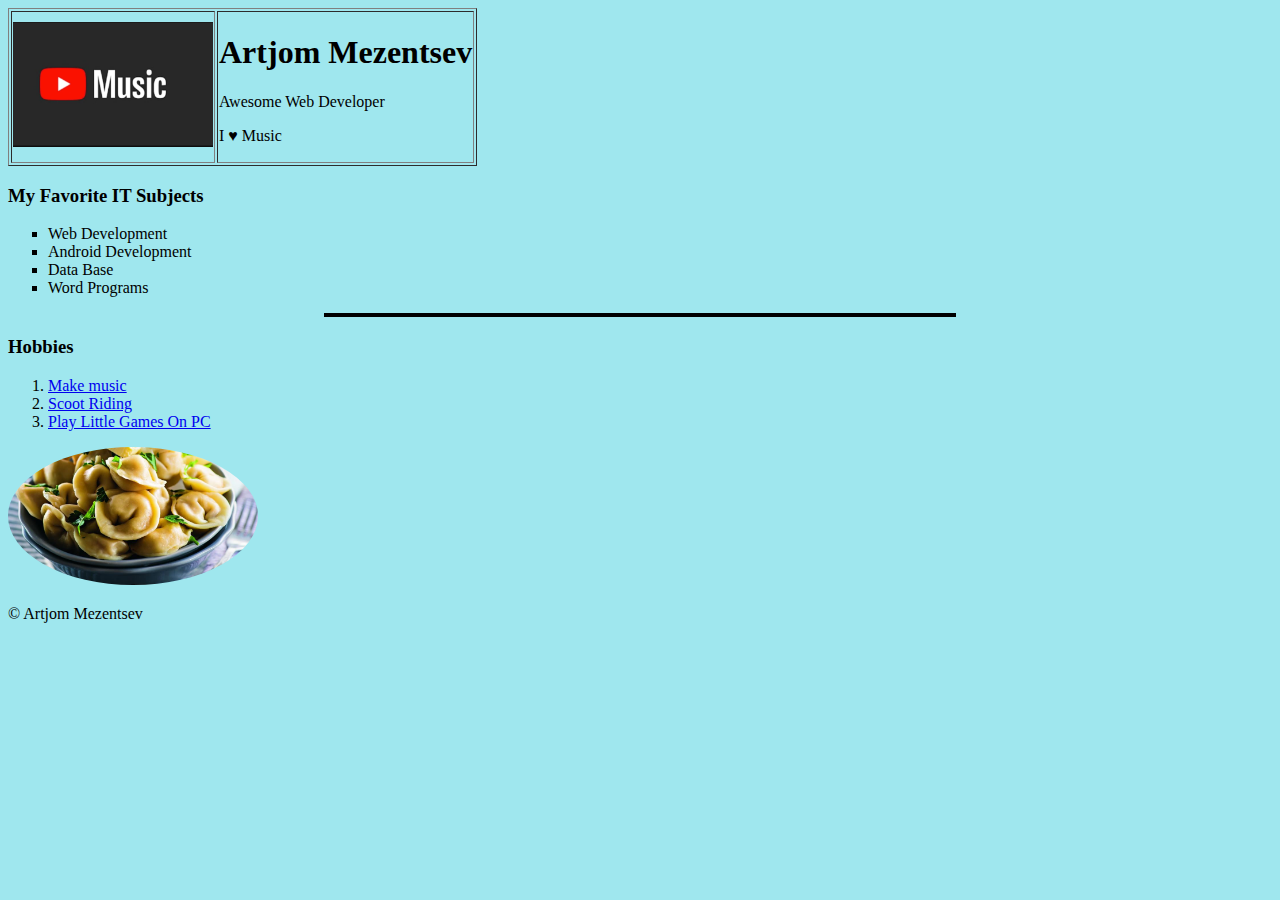
<file: index.html>
<!DOCTYPE html>
<html lang="en">
<head>
    <meta charset="UTF-8">
    <meta name="viewport" content="width=device-width, initial-scale=1.0">
    <meta http-equiv="X-UA-Compatible" content="ie=edge">
    <link rel="stylesheet" href="CSS/Style.CSS">
    <title>School Page!</title>

</head>
<body>

    <table border="1">
        <!--tr - table row-->
        <tr>
            <!--td - table datacells-->
            <td><img src="img/Music.png" style="width: 200px"/></td>
            <td>
                <h1>Artjom Mezentsev</h1>
                <p>Awesome Web Developer</p>
                <p>I &#9829 Music</p>
            </td>
        </tr>
    </table>
    <h3>My Favorite IT Subjects</h3>
    <!-- ul - unordered List-->
    <ul>
        <!-- ul - List Item-->
        <li>Web Development</li>
        <li>Android Development</li>
        <li>Data Base</li>
        <li>Word Programs</li>
    </ul>
    <hr>
    <h3>Hobbies</h3>
    <!--ol - Ordered List-->
    <ol>
        <!-- href- opens a pfoto from new page-->
        <!-- target opens link in new screen-->
        <li><a href="music.html" target="blank">Make music</a></li>
        <li><a href="scooter.html" target="blank">Scoot Riding</a></li>
        <li><a href="games.html" target="blank">Play Little Games On PC</a></li>
    </ol>

    <!--Class - Деление на классы-->
    <img class="pelmeni" src="img/b2db955c.jpg" style="width: 250px"/>
    <p>&#169 Artjom Mezentsev</p>

</body>
</html>
</file>
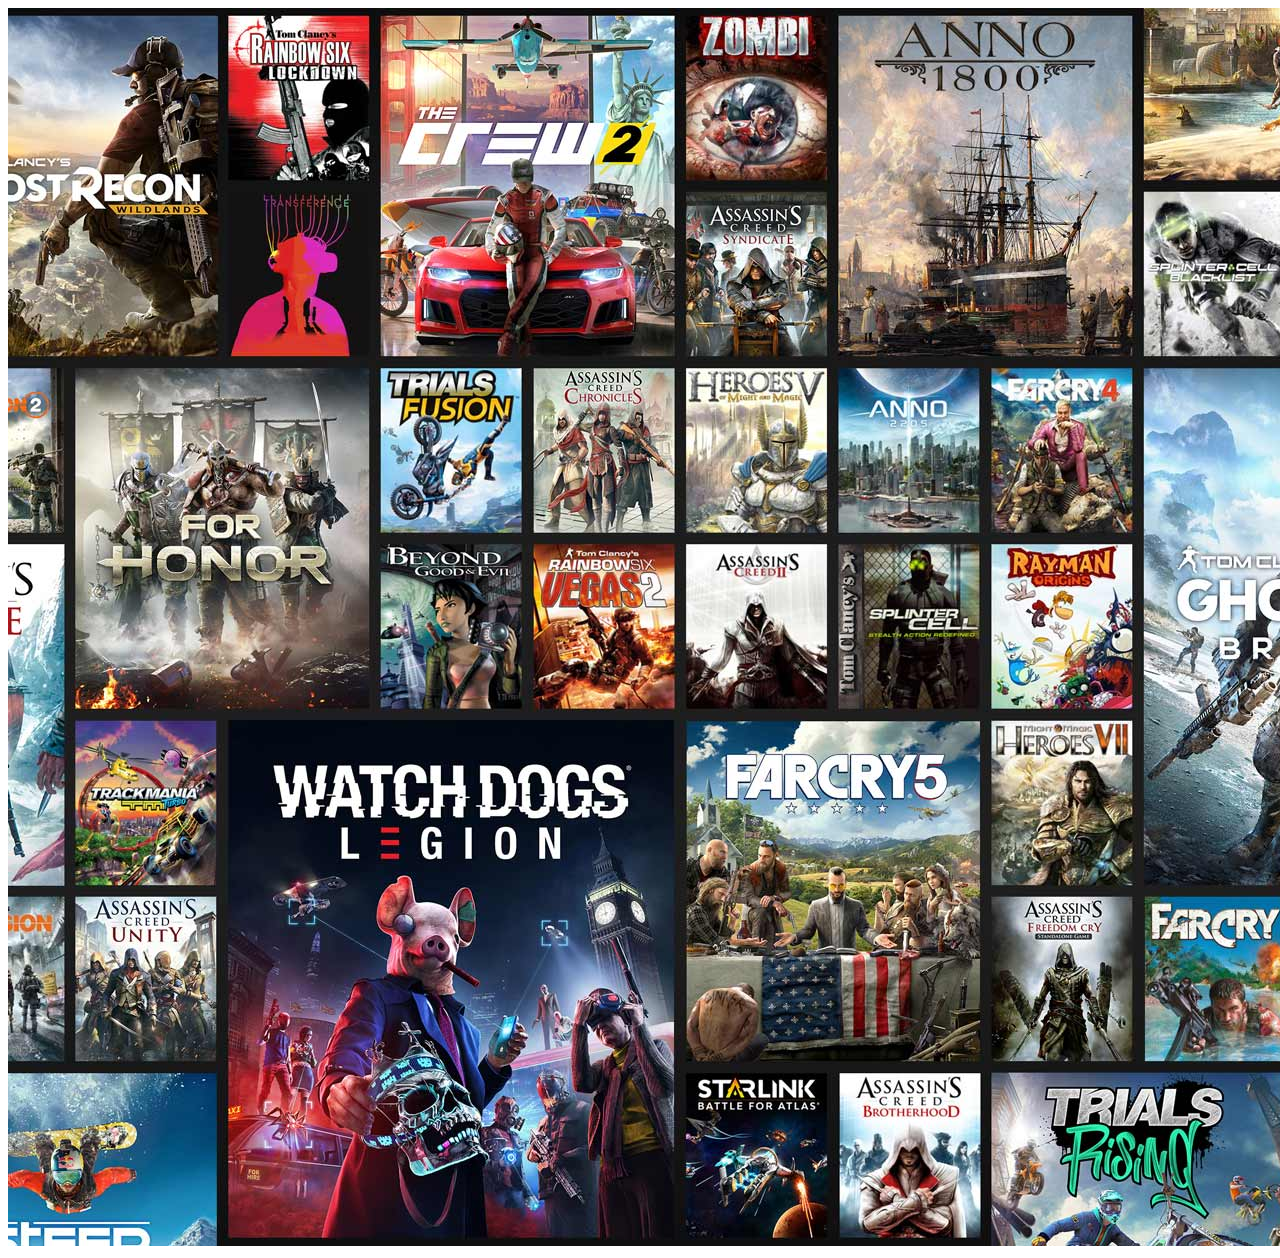
<file: games.html>
<!DOCTYPE html>
<html lang="en">
<head>
    <meta charset="UTF-8">
    <meta name="viewport" content="width=device-width, initial-scale=1.0">
    <meta http-equiv="X-UA-Compatible" content="ie=edge">
    <title>Games</title>
</head>
<body>
    <img src="img/Gmaes.jpg">
</body>
</html>
</file>
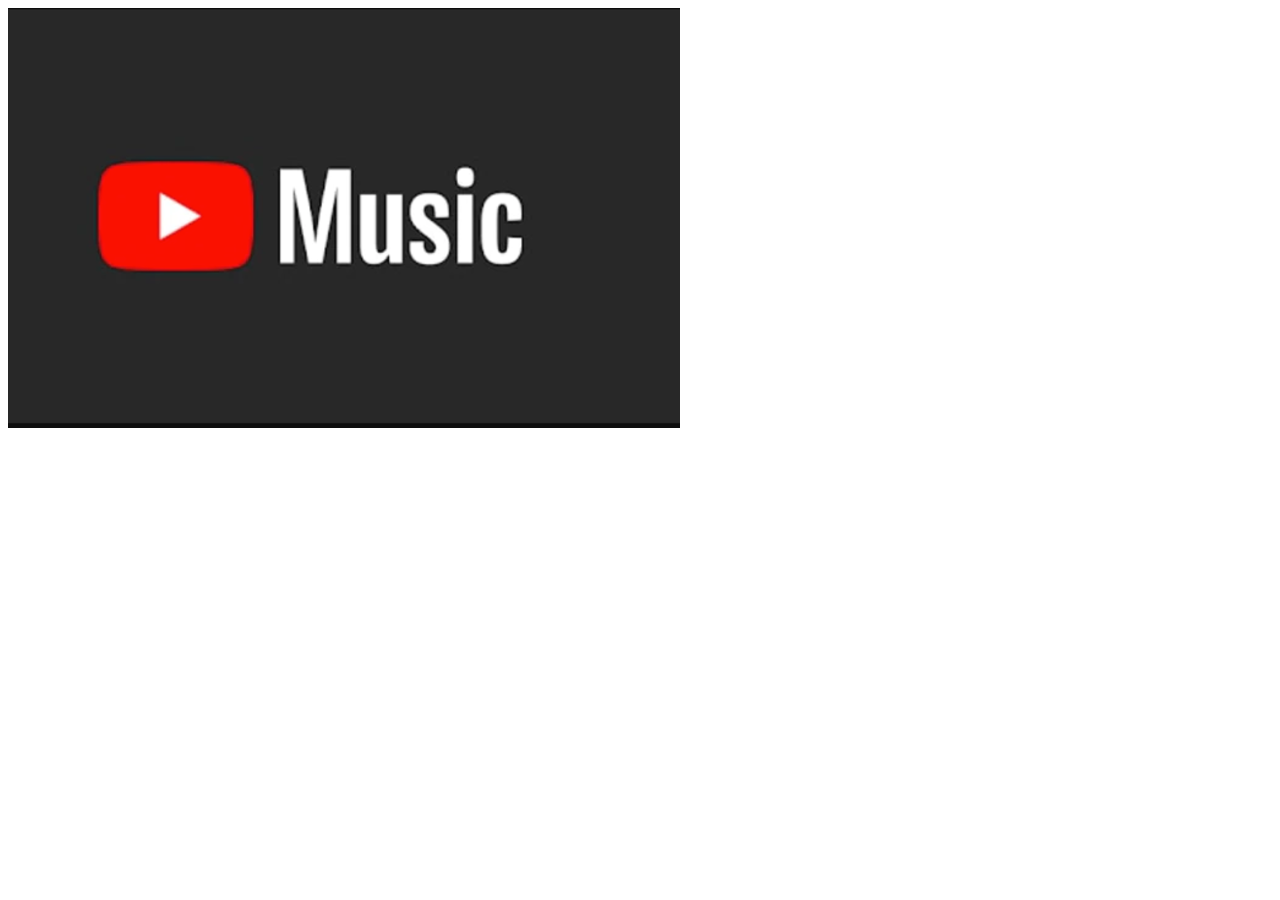
<file: music.html>
<!DOCTYPE html>
<html lang="en">
<head>
    <meta charset="UTF-8">
    <meta name="viewport" content="width=device-width, initial-scale=1.0">
    <meta http-equiv="X-UA-Compatible" content="ie=edge">
    <title>Music</title>
</head>
<body>
    <img src="img/Music.png">
</body>
</html>
</file>
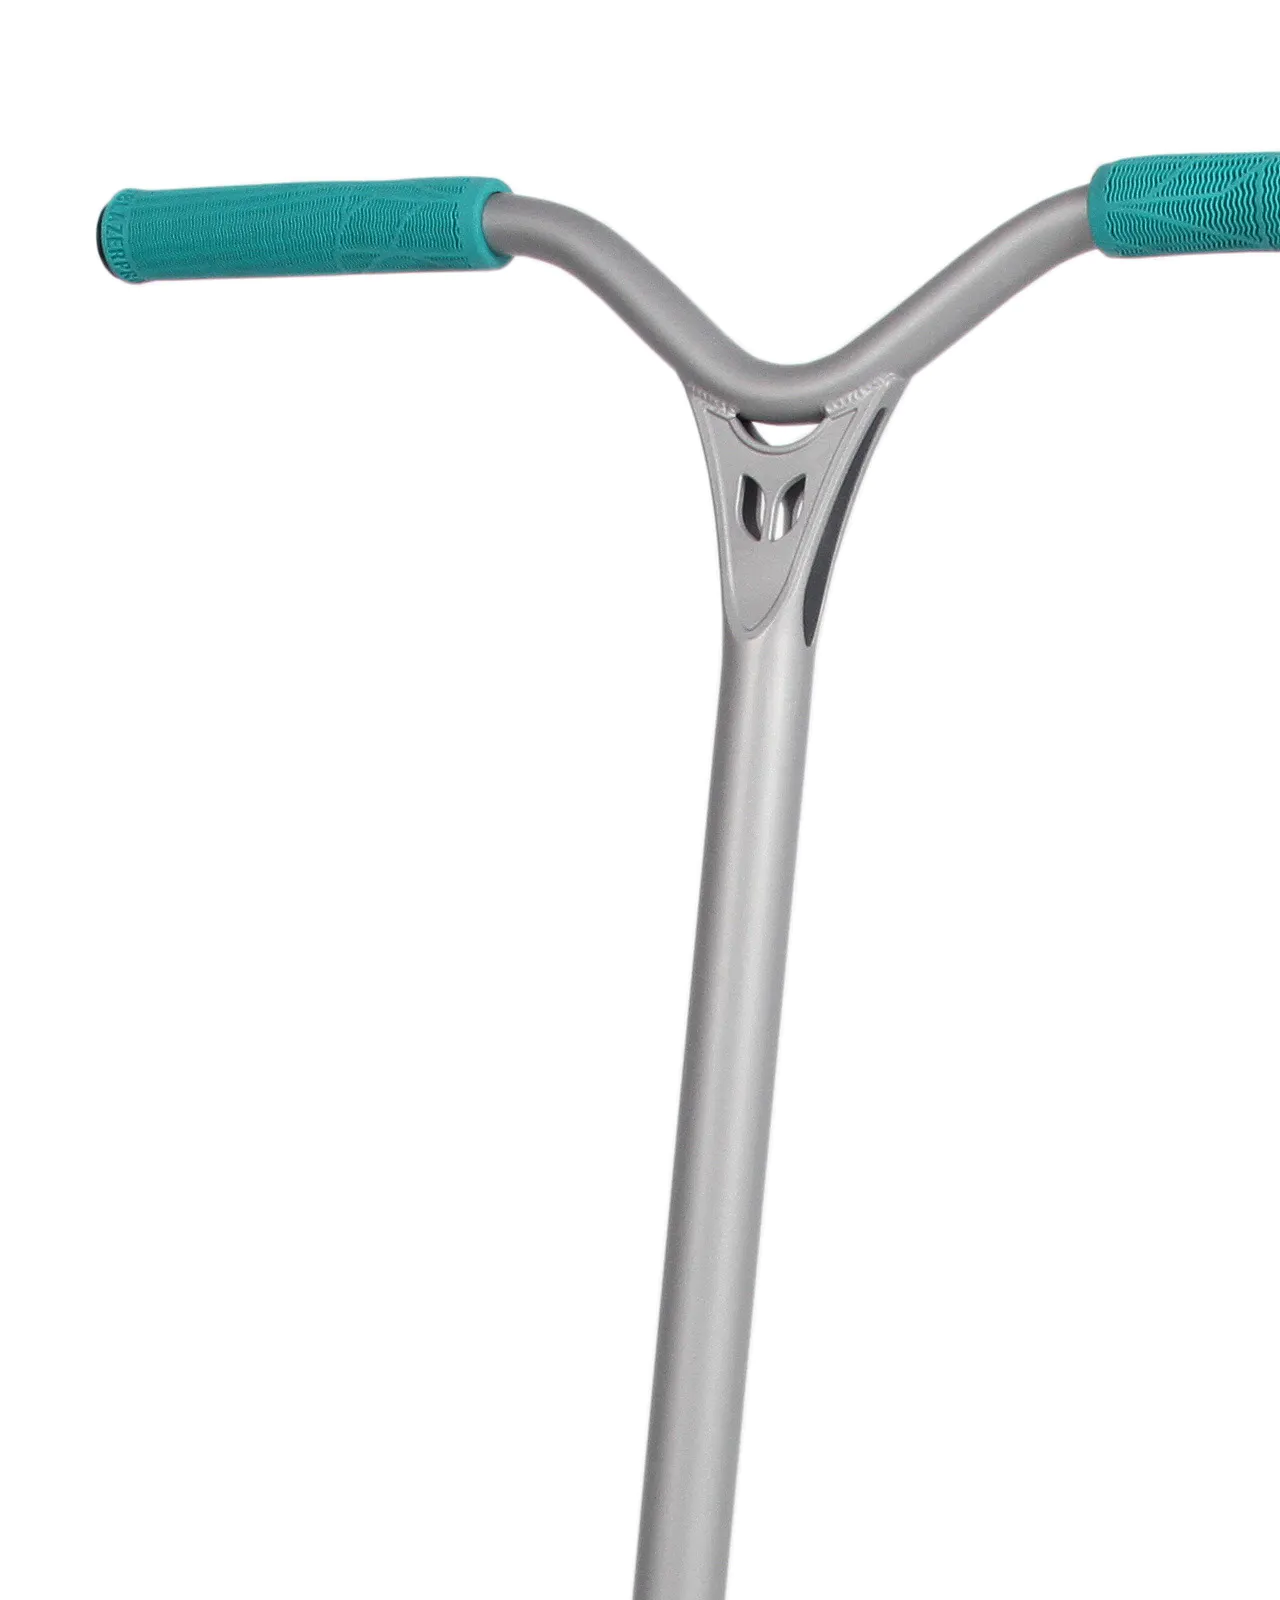
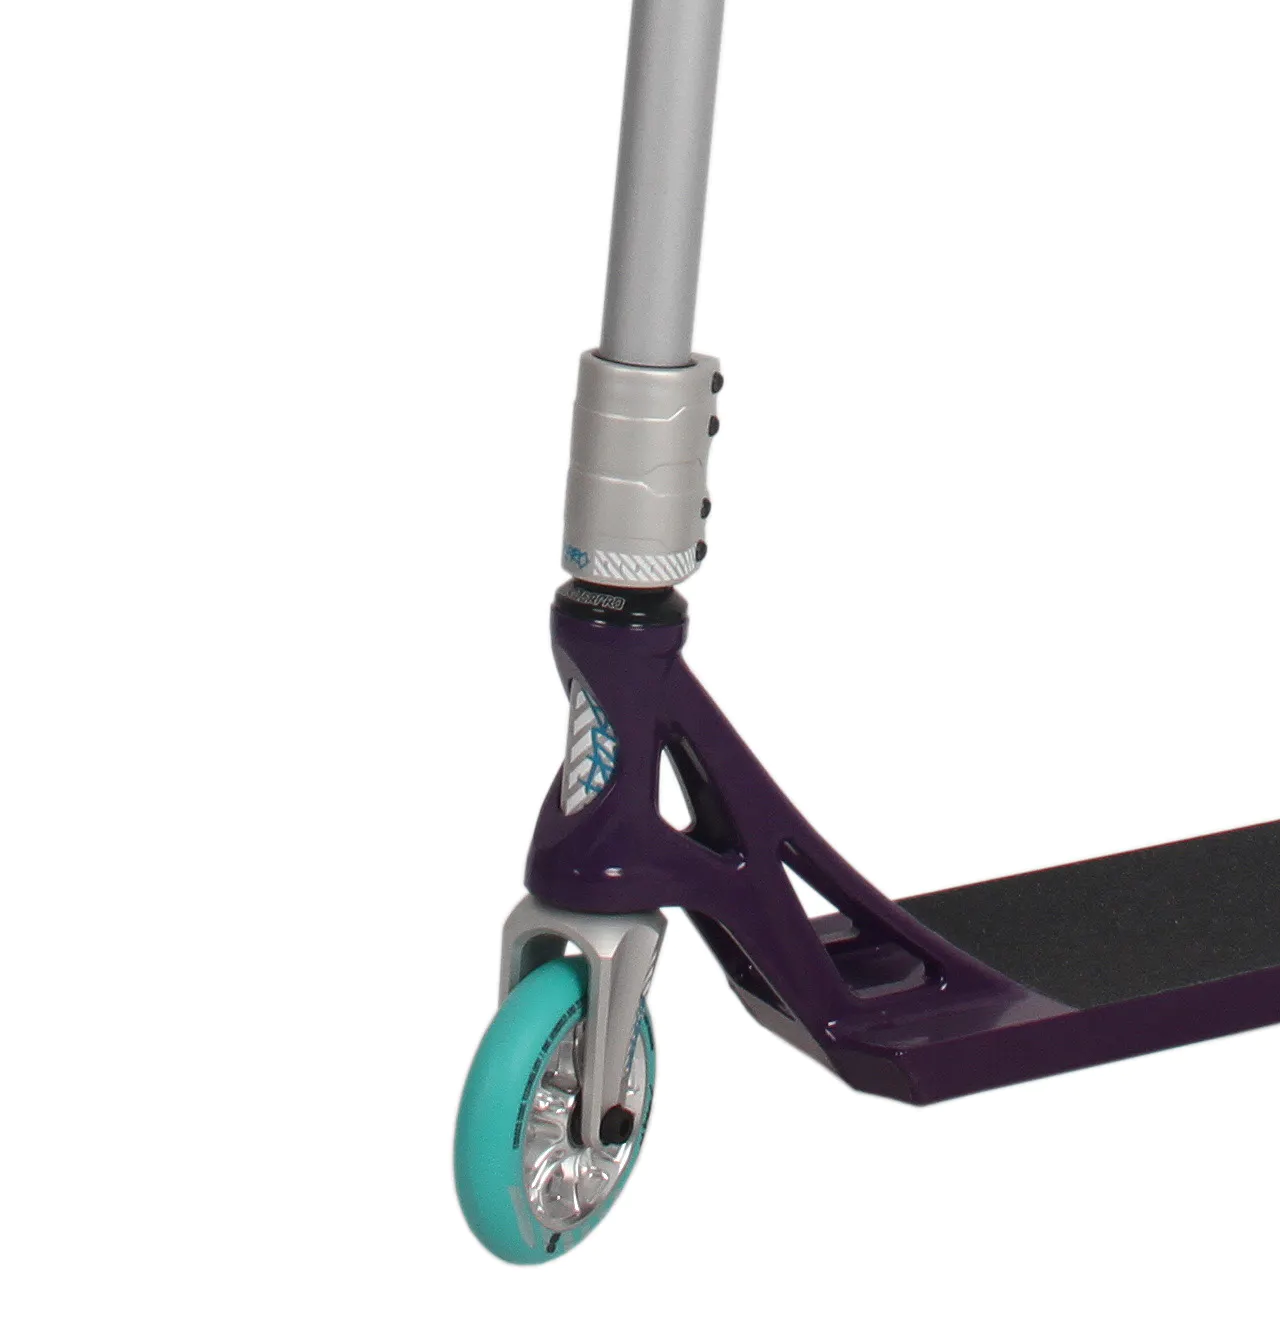
<file: scooter.html>
<!DOCTYPE html>
<html lang="en">
<head>
    <meta charset="UTF-8">
    <meta name="viewport" content="width=device-width, initial-scale=1.0">
    <meta http-equiv="X-UA-Compatible" content="ie=edge">
    <title>Scooter</title>
</head>
<body>
    <img src="img/Scoot.jpg">
</body>
</html>
</file>
<file: CSS/Style.CSS>
body {background-color: rgb(159, 231, 238);}
ul {list-style-type: square;}
img.pelmeni {border-radius: 50%;}
hr {width: 50%; 
    border-style: solid none none;
    border-width: 0.3rem;
    border-color: #000000 }
</file>
